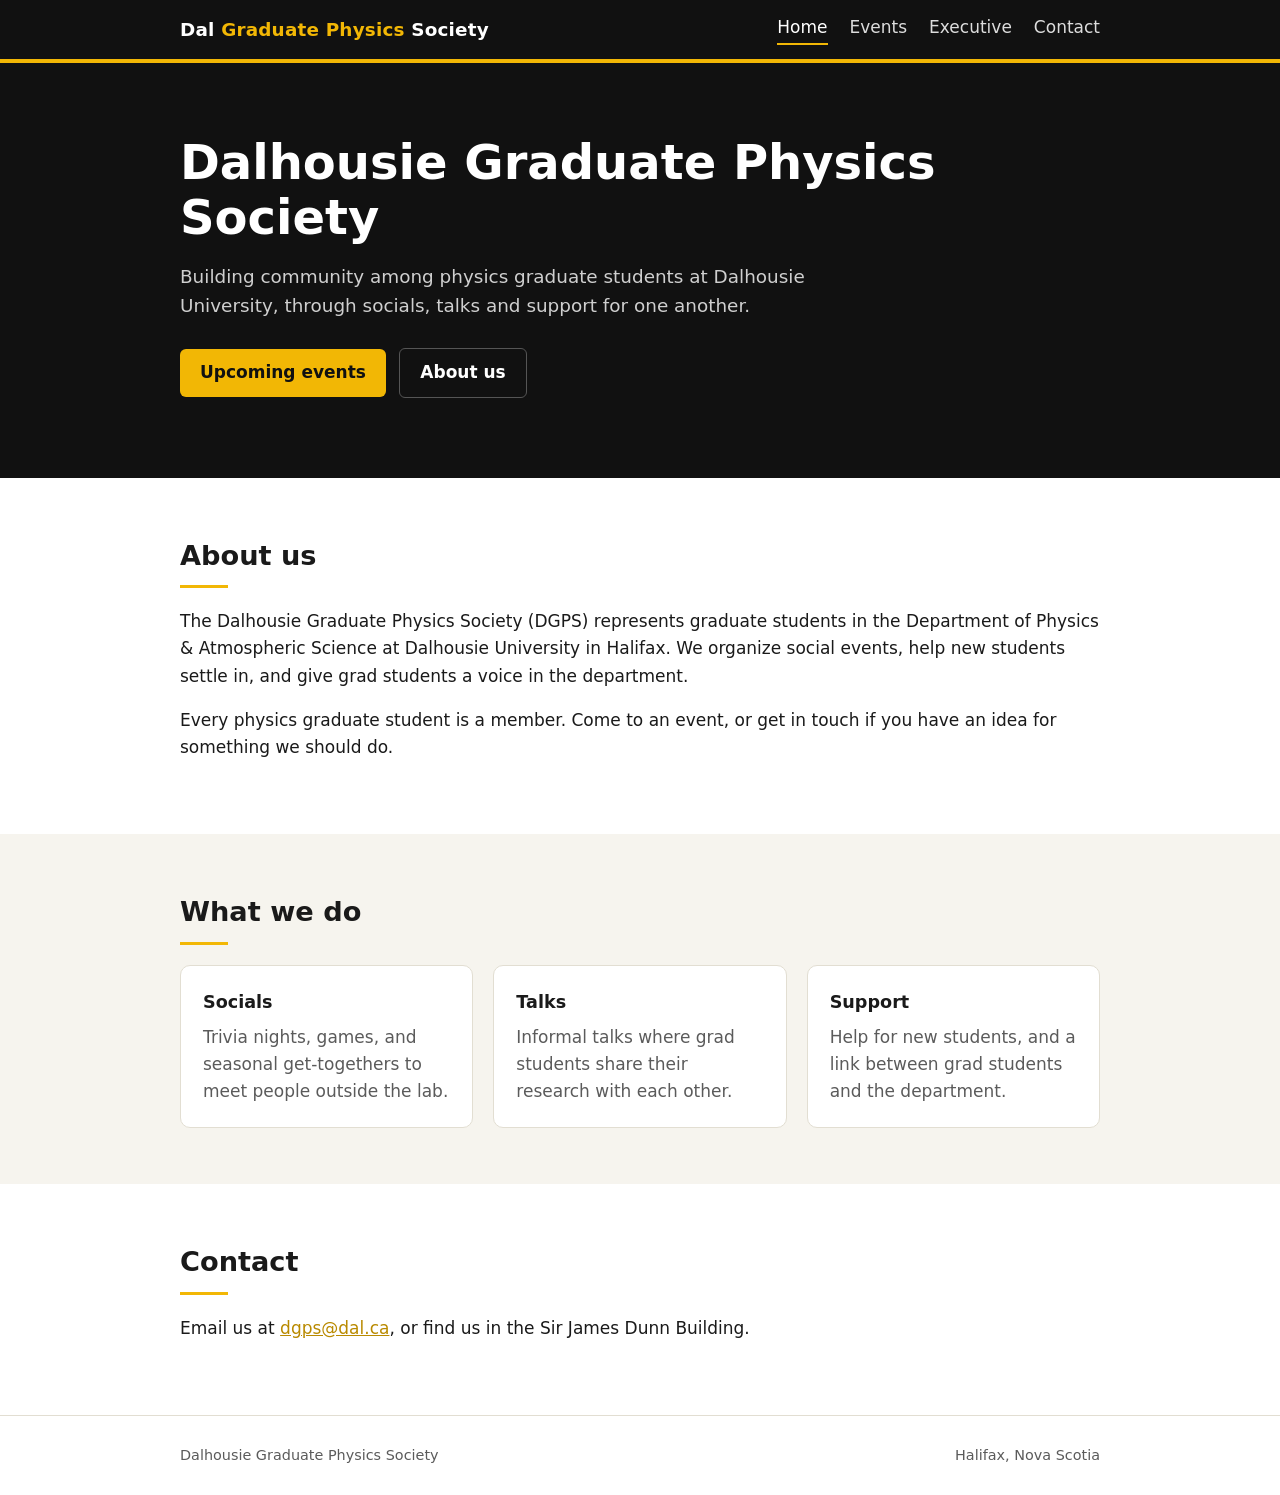
<file: index.html>
<!doctype html>
<html lang="en">
<head>
    <meta charset="utf-8">
    <meta name="viewport" content="width=device-width, initial-scale=1">
    <title>Dalhousie Graduate Physics Society</title>
    <meta name="description" content="The Dalhousie Graduate Physics Society: community, events and support for physics graduate students at Dalhousie University.">
    <link rel="stylesheet" href="style.css">
</head>
<body>

<!-- The header and footer are repeated on every page: edit both files if you change them. -->
<header class="site-header">
    <div class="wrap">
        <a class="brand" href="index.html">Dal <span>Graduate Physics</span> Society</a>
        <nav class="site-nav">
            <a href="index.html" aria-current="page">Home</a>
            <a href="events.html">Events</a>
            <a href="team.html">Executive</a>
            <a href="#contact">Contact</a>
        </nav>
    </div>
</header>

<main>
    <div class="hero">
        <div class="wrap">
            <h1>Dalhousie Graduate Physics Society</h1>
            <p>
                Building community among physics graduate students at Dalhousie University,
                through socials, talks and support for one another.
            </p>
            <a class="button" href="events.html">Upcoming events</a>
            <a class="button ghost" href="#about">About us</a>
        </div>
    </div>

    <section id="about">
        <div class="wrap">
            <h2>About us</h2>
            <!-- TODO: replace with the society's own description. -->
            <p>
                The Dalhousie Graduate Physics Society (DGPS) represents graduate students in the
                Department of Physics &amp; Atmospheric Science at Dalhousie University in Halifax.
                We organize social events, help new students settle in, and give grad students
                a voice in the department.
            </p>
            <p>
                Every physics graduate student is a member. Come to an event, or get in touch
                if you have an idea for something we should do.
            </p>
        </div>
    </section>

    <section class="alt">
        <div class="wrap">
            <h2>What we do</h2>
            <!-- TODO: adjust these to match what the society actually runs. -->
            <div class="grid">
                <div class="card">
                    <h3>Socials</h3>
                    <p>Trivia nights, games, and seasonal get-togethers to meet people outside the lab.</p>
                </div>
                <div class="card">
                    <h3>Talks</h3>
                    <p>Informal talks where grad students share their research with each other.</p>
                </div>
                <div class="card">
                    <h3>Support</h3>
                    <p>Help for new students, and a link between grad students and the department.</p>
                </div>
            </div>
        </div>
    </section>

    <section id="contact">
        <div class="wrap">
            <h2>Contact</h2>
            <!-- TODO: put in the society's real email address (both places on this line). -->
            <p>
                Email us at <a href="mailto:dgps@dal.ca">dgps@dal.ca</a>, or find us
                in the Sir James Dunn Building.
            </p>
        </div>
    </section>
</main>

<footer class="site-footer">
    <div class="wrap">
        <span>Dalhousie Graduate Physics Society</span>
        <span>Halifax, Nova Scotia</span>
    </div>
</footer>

</body>
</html>
</file>
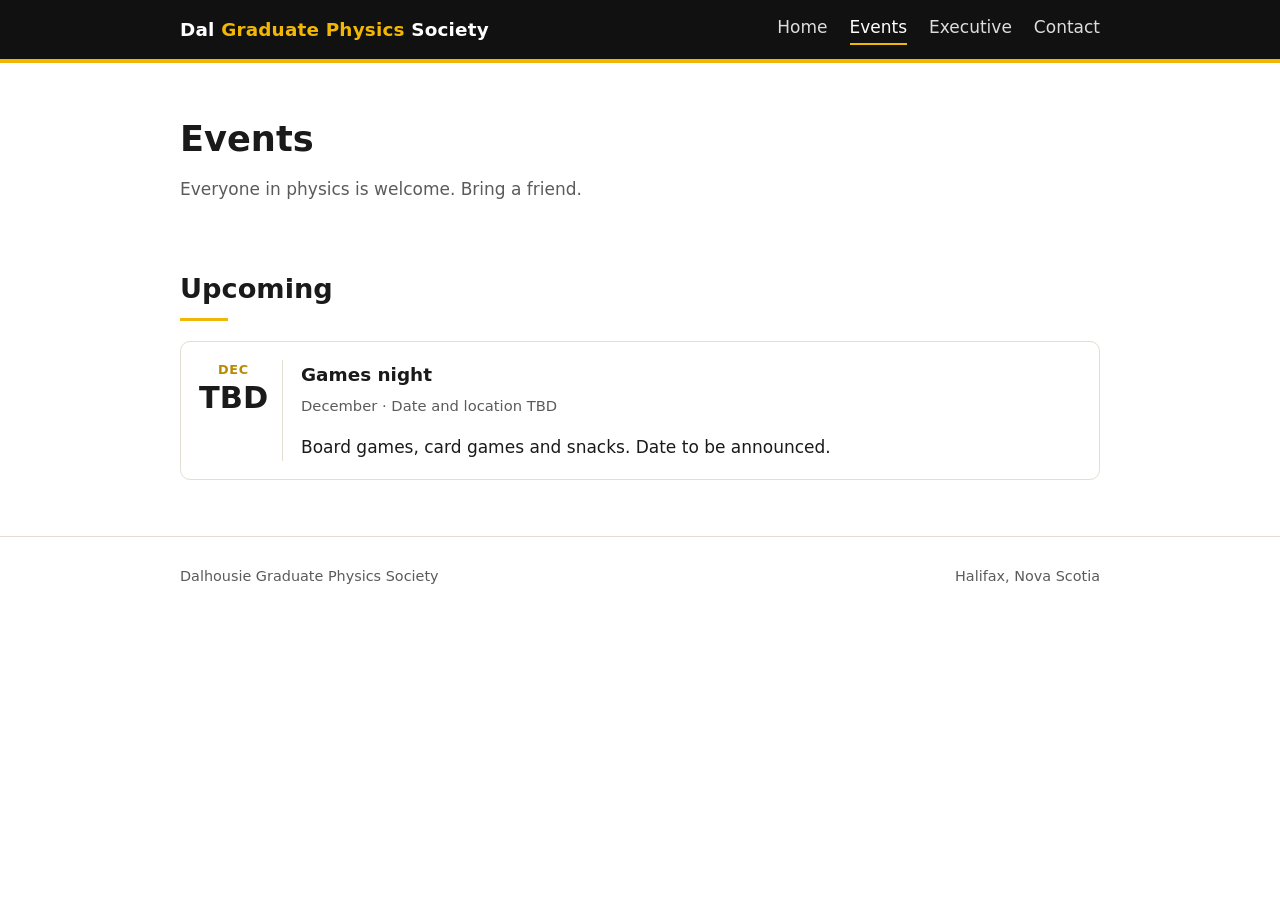
<file: events.html>
<!doctype html>
<html lang="en">
<head>
    <meta charset="utf-8">
    <meta name="viewport" content="width=device-width, initial-scale=1">
    <title>Events · Dalhousie Graduate Physics Society</title>
    <meta name="description" content="Upcoming and past events of the Dalhousie Graduate Physics Society.">
    <link rel="stylesheet" href="style.css">
</head>
<body>

<header class="site-header">
    <div class="wrap">
        <a class="brand" href="index.html">Dal <span>Graduate Physics</span> Society</a>
        <nav class="site-nav">
            <a href="index.html">Home</a>
            <a href="events.html" aria-current="page">Events</a>
            <a href="team.html">Executive</a>
            <a href="index.html#contact">Contact</a>
        </nav>
    </div>
</header>

<main>
    <div class="page-title">
        <div class="wrap">
            <h1>Events</h1>
            <p>Everyone in physics is welcome. Bring a friend.</p>
        </div>
    </div>

    <section>
        <div class="wrap">
            <h2>Upcoming</h2>
            <!--
                HOW TO ADD AN EVENT
                Copy one <li class="event"> block below and change it.
                - data-date is the event's date as YYYY-MM-DD. Once that day has
                  passed, the event moves to "Past events" by itself, so you
                  never need to move it by hand.
                - The order doesn't matter: events are sorted by date.
                An event with no data-date (date still TBD) stays under Upcoming.
            -->
            <ul class="event-list" id="upcoming">
                <li class="event">
                    <div class="date"><span class="month">Dec</span><span class="day">TBD</span></div>
                    <div>
                        <h3>Games night</h3>
                        <p class="meta">December · Date and location TBD</p>
                        <p>Board games, card games and snacks. Date to be announced.</p>
                    </div>
                </li>
            </ul>
            <p class="empty" id="no-upcoming" hidden>Nothing scheduled right now. Check back soon!</p>
        </div>
    </section>

    <section class="alt past" id="past-section" hidden>
        <div class="wrap">
            <h2>Past events</h2>
            <ul class="event-list" id="past"></ul>
        </div>
    </section>
</main>

<footer class="site-footer">
    <div class="wrap">
        <span>Dalhousie Graduate Physics Society</span>
        <span>Halifax, Nova Scotia</span>
    </div>
</footer>

<script>
    // Sorts events by date and moves ones whose day has passed into "Past events".
    // Without JavaScript, every event simply shows under "Upcoming".
    (function () {
        var upcoming = document.getElementById("upcoming");
        var past = document.getElementById("past");
        var today = new Date();
        today.setHours(0, 0, 0, 0);

        var events = Array.prototype.slice.call(upcoming.querySelectorAll(".event"));
        // Events with no data-date (date TBD) sort last and never count as past.
        function day(el) { return el.dataset.date ? new Date(el.dataset.date + "T00:00:00") : new Date(8.64e15); }
        events.sort(function (a, b) { return day(a) - day(b); });

        events.forEach(function (el) {
            if (day(el) < today) past.insertBefore(el, past.firstChild);  // newest past event first
            else upcoming.appendChild(el);
        });

        document.getElementById("no-upcoming").hidden = upcoming.children.length > 0;
        document.getElementById("past-section").hidden = past.children.length === 0;
    })();
</script>

</body>
</html>
</file>
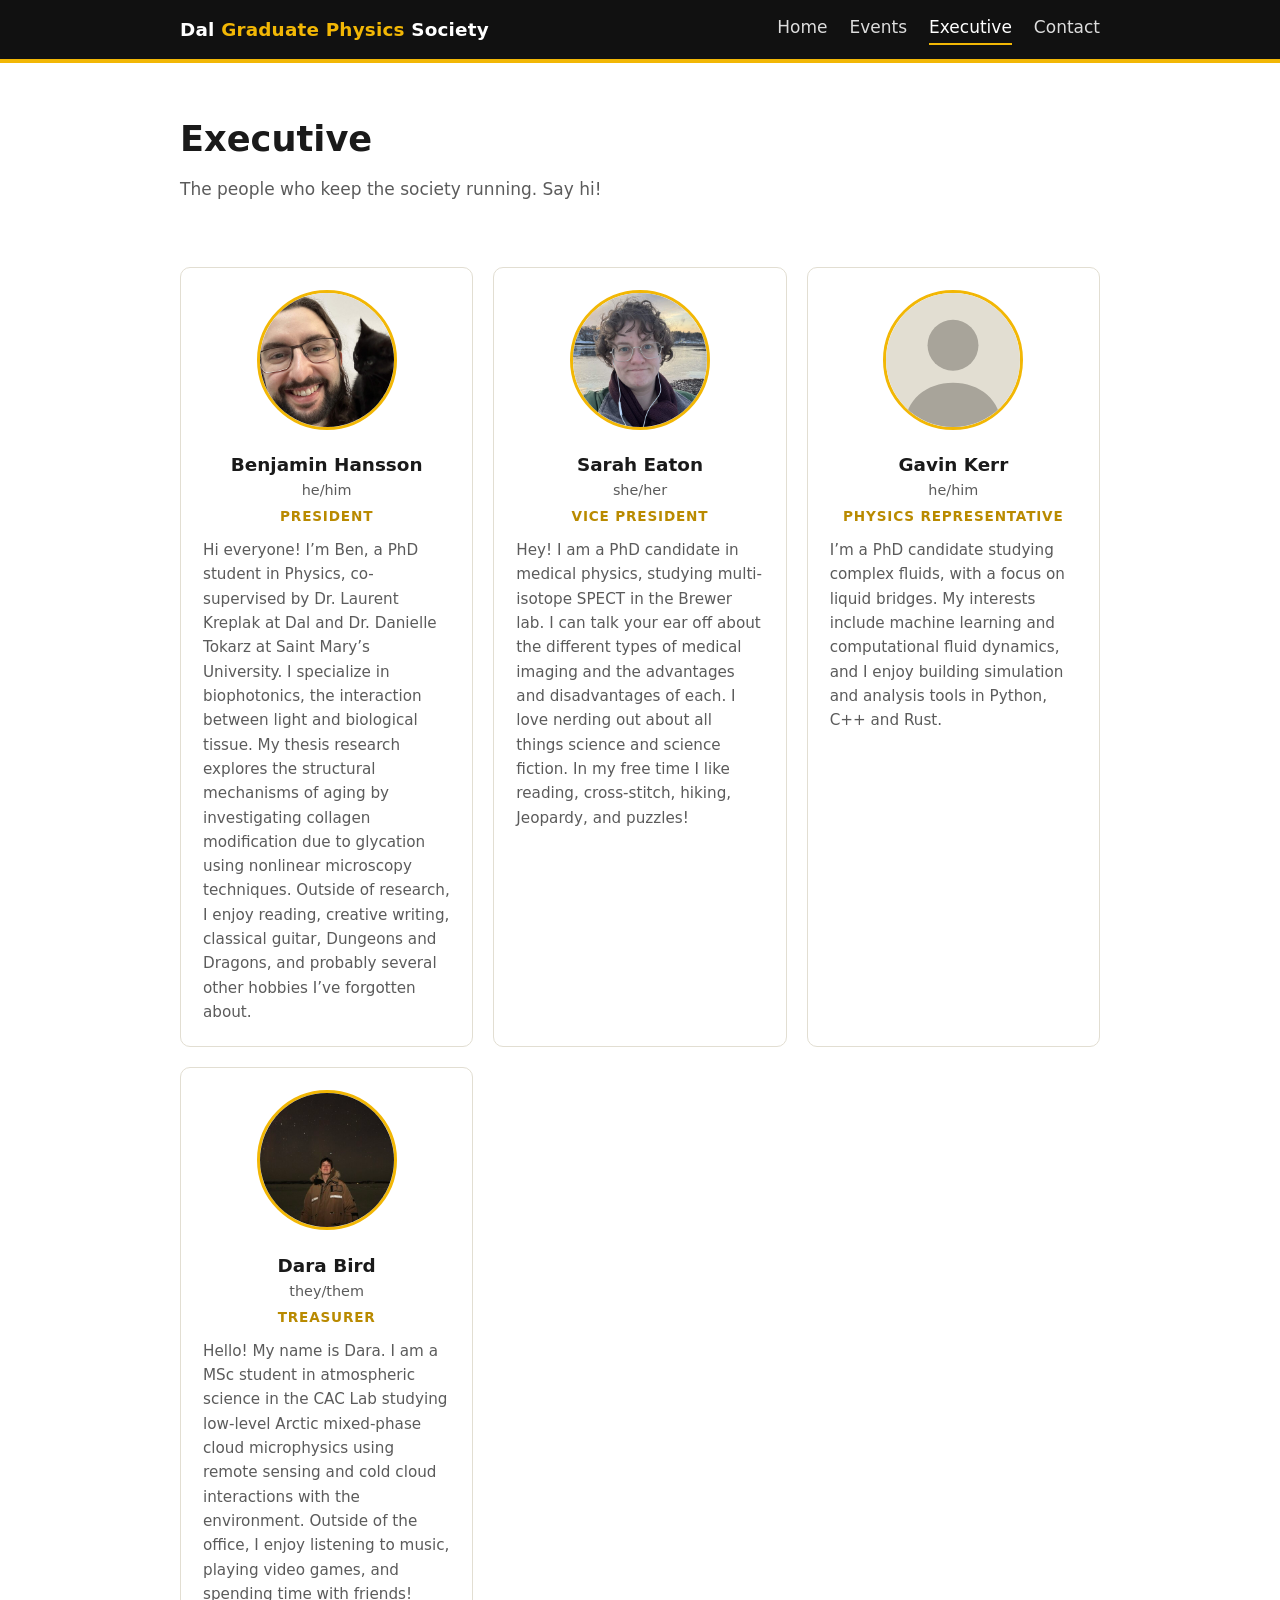
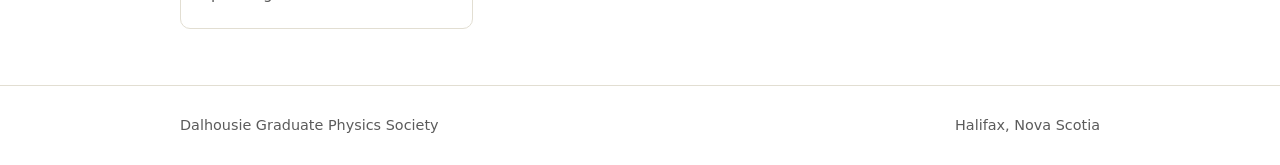
<file: team.html>
<!doctype html>
<html lang="en">
<head>
    <meta charset="utf-8">
    <meta name="viewport" content="width=device-width, initial-scale=1">
    <title>Executive · Dalhousie Graduate Physics Society</title>
    <meta name="description" content="Meet the executive team of the Dalhousie Graduate Physics Society.">
    <link rel="stylesheet" href="style.css">
</head>
<body>

<header class="site-header">
    <div class="wrap">
        <a class="brand" href="index.html">Dal <span>Graduate Physics</span> Society</a>
        <nav class="site-nav">
            <a href="index.html">Home</a>
            <a href="events.html">Events</a>
            <a href="team.html" aria-current="page">Executive</a>
            <a href="index.html#contact">Contact</a>
        </nav>
    </div>
</header>

<main>
    <div class="page-title">
        <div class="wrap">
            <h1>Executive</h1>
            <p>The people who keep the society running. Say hi!</p>
        </div>
    </div>

    <section>
        <div class="wrap">
            <!--
                HOW TO EDIT THE EXEC LIST
                Each <li class="member"> is one person. Copy a block to add someone,
                delete a block to remove someone. For a photo, save a square image
                in images/exec/ (for example images/exec/jane.jpg) and change the
                src below to match. Until you have a photo, use images/exec/placeholder.svg.
            -->
            <ul class="member-list">
                <li class="member">
                    <img src="images/exec/ben-hansson.jpg" alt="Photo of Benjamin Hansson" width="200" height="200">
                    <h3>Benjamin Hansson</h3>
                    <p class="pronouns">he/him</p>
                    <p class="role">President</p>
                    <p>Hi everyone! I’m Ben, a PhD student in Physics, co-supervised by Dr. Laurent Kreplak at Dal and Dr. Danielle Tokarz at Saint Mary’s University. I specialize in biophotonics, the interaction between light and biological tissue. My thesis research explores the structural mechanisms of aging by investigating collagen modification due to glycation using nonlinear microscopy techniques. Outside of research, I enjoy reading, creative writing, classical guitar, Dungeons and Dragons, and probably several other hobbies I’ve forgotten about.</p>
                </li>
                <li class="member">
                    <img src="images/exec/sarah-eaton.jpg" alt="Photo of Sarah Eaton" width="200" height="200">
                    <h3>Sarah Eaton</h3>
                    <p class="pronouns">she/her</p>
                    <p class="role">Vice President</p>
                    <p>Hey! I am a PhD candidate in medical physics, studying multi-isotope SPECT in the Brewer lab. I can talk your ear off about the different types of medical imaging and the advantages and disadvantages of each. I love nerding out about all things science and science fiction. In my free time I like reading, cross-stitch, hiking, Jeopardy, and puzzles!</p>
                </li>
                <li class="member">
                    <img src="images/exec/placeholder.svg" alt="Photo of Gavin Kerr" width="200" height="200">
                    <h3>Gavin Kerr</h3>
                    <p class="pronouns">he/him</p>
                    <p class="role">Physics Representative</p>
                    <p>I’m a PhD candidate studying complex fluids, with a focus on liquid bridges. My interests include machine learning and computational fluid dynamics, and I enjoy building simulation and analysis tools in Python, C++ and Rust.</p>
                </li>
                <li class="member">
                    <img src="images/exec/dara-bird.jpg" alt="Photo of Dara Bird" width="200" height="200">
                    <h3>Dara Bird</h3>
                    <p class="pronouns">they/them</p>
                    <p class="role">Treasurer</p>
                    <p>Hello! My name is Dara. I am a MSc student in atmospheric science in the CAC Lab studying low-level Arctic mixed-phase cloud microphysics using remote sensing and cold cloud interactions with the environment. Outside of the office, I enjoy listening to music, playing video games, and spending time with friends!</p>
                </li>
            </ul>
        </div>
    </section>
</main>

<footer class="site-footer">
    <div class="wrap">
        <span>Dalhousie Graduate Physics Society</span>
        <span>Halifax, Nova Scotia</span>
    </div>
</footer>

</body>
</html>
</file>
<file: style.css>
/* Dalhousie Graduate Physics Society
   One stylesheet for every page. Colours are set once here, in :root. */

:root {
    --gold: #f2b705;          /* Dalhousie-ish gold */
    --gold-dark: #b98a00;
    --ink: #1a1a1a;
    --muted: #5b5b5b;
    --bg: #ffffff;
    --bg-alt: #f6f4ee;
    --line: #e2ded2;
    --max: 960px;
}

@media (prefers-color-scheme: dark) {
    :root {
        --ink: #ece9e1;
        --muted: #a8a49a;
        --bg: #141414;
        --bg-alt: #1d1c19;
        --line: #33312b;
        --gold-dark: #f2b705;
    }
}

* { box-sizing: border-box; }

html { scroll-behavior: smooth; }

body {
    margin: 0;
    font-family: system-ui, -apple-system, "Segoe UI", Roboto, sans-serif;
    font-size: 17px;
    line-height: 1.6;
    color: var(--ink);
    background: var(--bg);
}

a { color: var(--gold-dark); }
a:hover { text-decoration-thickness: 2px; }

.wrap {
    max-width: var(--max);
    margin: 0 auto;
    padding: 0 20px;
}

/* ---------- Header / nav ---------- */

.site-header {
    background: #111;
    color: #fff;
    border-bottom: 4px solid var(--gold);
}

.site-header .wrap {
    display: flex;
    align-items: center;
    justify-content: space-between;
    flex-wrap: wrap;
    gap: 12px;
    padding-top: 14px;
    padding-bottom: 14px;
}

.brand {
    color: #fff;
    text-decoration: none;
    font-weight: 700;
    font-size: 1.15rem;
    letter-spacing: 0.01em;
}
.brand span { color: var(--gold); }

.site-nav { display: flex; gap: 22px; }
.site-nav a {
    color: #ddd;
    text-decoration: none;
    font-weight: 500;
    padding-bottom: 2px;
    border-bottom: 2px solid transparent;
}
.site-nav a:hover { color: #fff; }
.site-nav a[aria-current="page"] { color: #fff; border-bottom-color: var(--gold); }

/* ---------- Hero ---------- */

.hero {
    background: #111;
    color: #fff;
    padding: 72px 0 80px;
}
.hero h1 {
    font-size: clamp(2rem, 5vw, 3rem);
    line-height: 1.15;
    margin: 0 0 16px;
}
.hero p {
    font-size: 1.15rem;
    color: #cfcfcf;
    max-width: 38em;
    margin: 0 0 28px;
}

.button {
    display: inline-block;
    background: var(--gold);
    color: #111;
    font-weight: 600;
    text-decoration: none;
    padding: 10px 20px;
    border-radius: 6px;
}
.button:hover { background: #ffc81f; }
.button.ghost {
    background: transparent;
    color: #fff;
    border: 1px solid #555;
    margin-left: 8px;
}
.button.ghost:hover { border-color: var(--gold); }

/* ---------- Sections ---------- */

section { padding: 56px 0; }
section.alt { background: var(--bg-alt); }

h2 {
    font-size: 1.7rem;
    margin: 0 0 20px;
}
h2::after {
    content: "";
    display: block;
    width: 48px;
    height: 3px;
    background: var(--gold);
    margin-top: 8px;
}

.page-title { padding: 48px 0 8px; }
.page-title h1 { font-size: 2.2rem; margin: 0 0 8px; }
.page-title p { color: var(--muted); margin: 0; }

.grid {
    display: grid;
    grid-template-columns: repeat(auto-fit, minmax(240px, 1fr));
    gap: 20px;
}

.card {
    background: var(--bg);
    border: 1px solid var(--line);
    border-radius: 10px;
    padding: 22px;
}
.card h3 { margin: 0 0 8px; font-size: 1.1rem; }
.card p { margin: 0; color: var(--muted); }

/* ---------- Events ---------- */

.event-list { list-style: none; padding: 0; margin: 0; display: grid; gap: 16px; }

.event {
    display: grid;
    grid-template-columns: 84px 1fr;
    gap: 18px;
    background: var(--bg);
    border: 1px solid var(--line);
    border-radius: 10px;
    padding: 18px;
}

.event .date {
    text-align: center;
    border-right: 1px solid var(--line);
    padding-right: 14px;
}
.event .date .month {
    display: block;
    text-transform: uppercase;
    font-size: 0.8rem;
    font-weight: 700;
    color: var(--gold-dark);
    letter-spacing: 0.06em;
}
.event .date .day { display: block; font-size: 1.9rem; font-weight: 700; line-height: 1.1; }

.event h3 { margin: 0 0 4px; font-size: 1.15rem; }
.event .meta { color: var(--muted); font-size: 0.92rem; margin: 0 0 8px; }
.event p:last-child { margin-bottom: 0; }

.past .event { opacity: 0.7; }

.empty { color: var(--muted); font-style: italic; }

/* ---------- Executive ---------- */

.member-list {
    list-style: none;
    padding: 0;
    margin: 0;
    display: grid;
    grid-template-columns: repeat(auto-fit, minmax(220px, 1fr));
    gap: 20px;
}
.member {
    background: var(--bg);
    border: 1px solid var(--line);
    border-radius: 10px;
    padding: 22px;
    text-align: center;
}
.member img {
    width: 140px;
    height: 140px;
    border-radius: 50%;
    object-fit: cover;
    border: 3px solid var(--gold);
    margin-bottom: 12px;
}
.member h3 { margin: 0; font-size: 1.15rem; }
.member .pronouns { color: var(--muted); font-size: 0.9rem; margin: 0 0 4px; }
.member .role {
    color: var(--gold-dark);
    font-weight: 700;
    font-size: 0.85rem;
    text-transform: uppercase;
    letter-spacing: 0.06em;
    margin: 0 0 10px;
}
.member p:last-child { margin: 0; color: var(--muted); font-size: 0.95rem; text-align: left; }

/* ---------- Footer ---------- */

.site-footer {
    border-top: 1px solid var(--line);
    padding: 28px 0;
    color: var(--muted);
    font-size: 0.9rem;
}
.site-footer .wrap {
    display: flex;
    justify-content: space-between;
    flex-wrap: wrap;
    gap: 8px;
}

/* ---------- Small screens ---------- */

@media (max-width: 560px) {
    .hero { padding: 48px 0 56px; }
    .button.ghost { margin-left: 0; margin-top: 10px; }
    .event { grid-template-columns: 64px 1fr; gap: 12px; padding: 14px; }
    .event .date .day { font-size: 1.5rem; }
}
</file>
